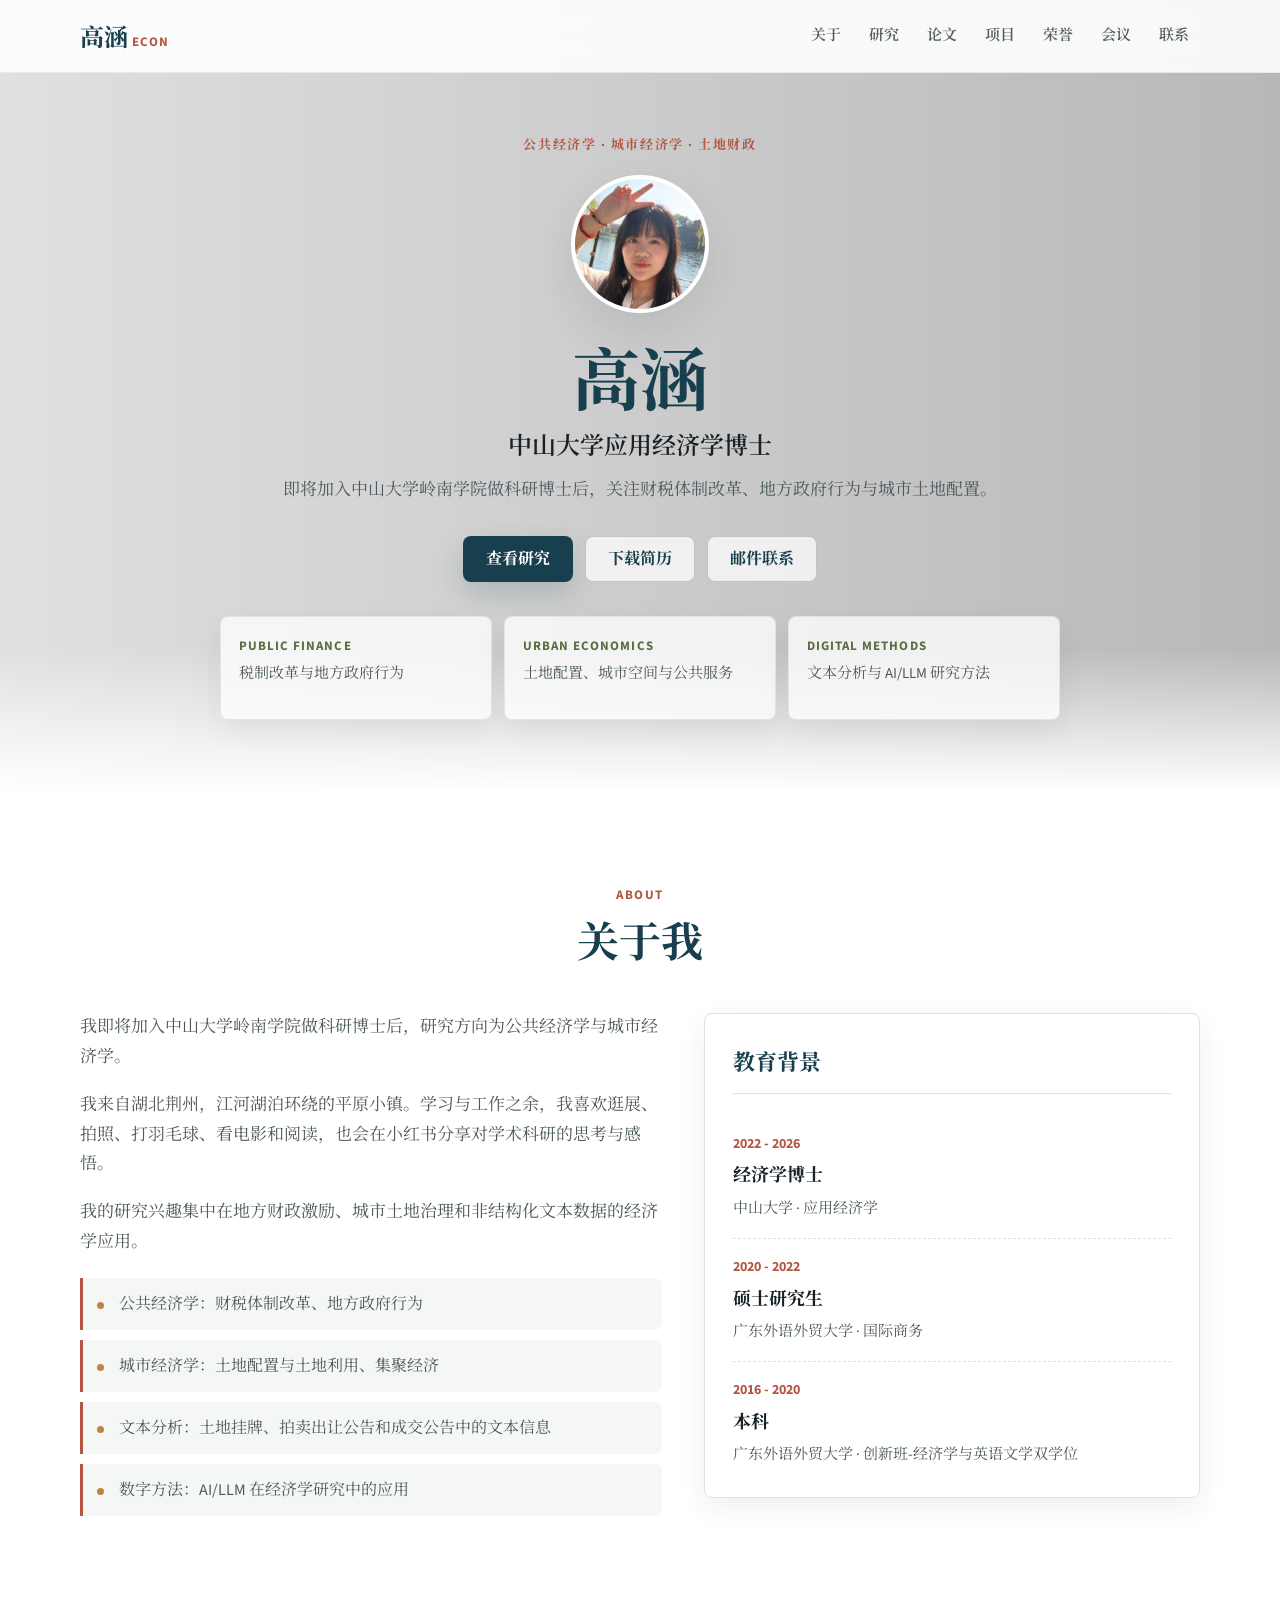
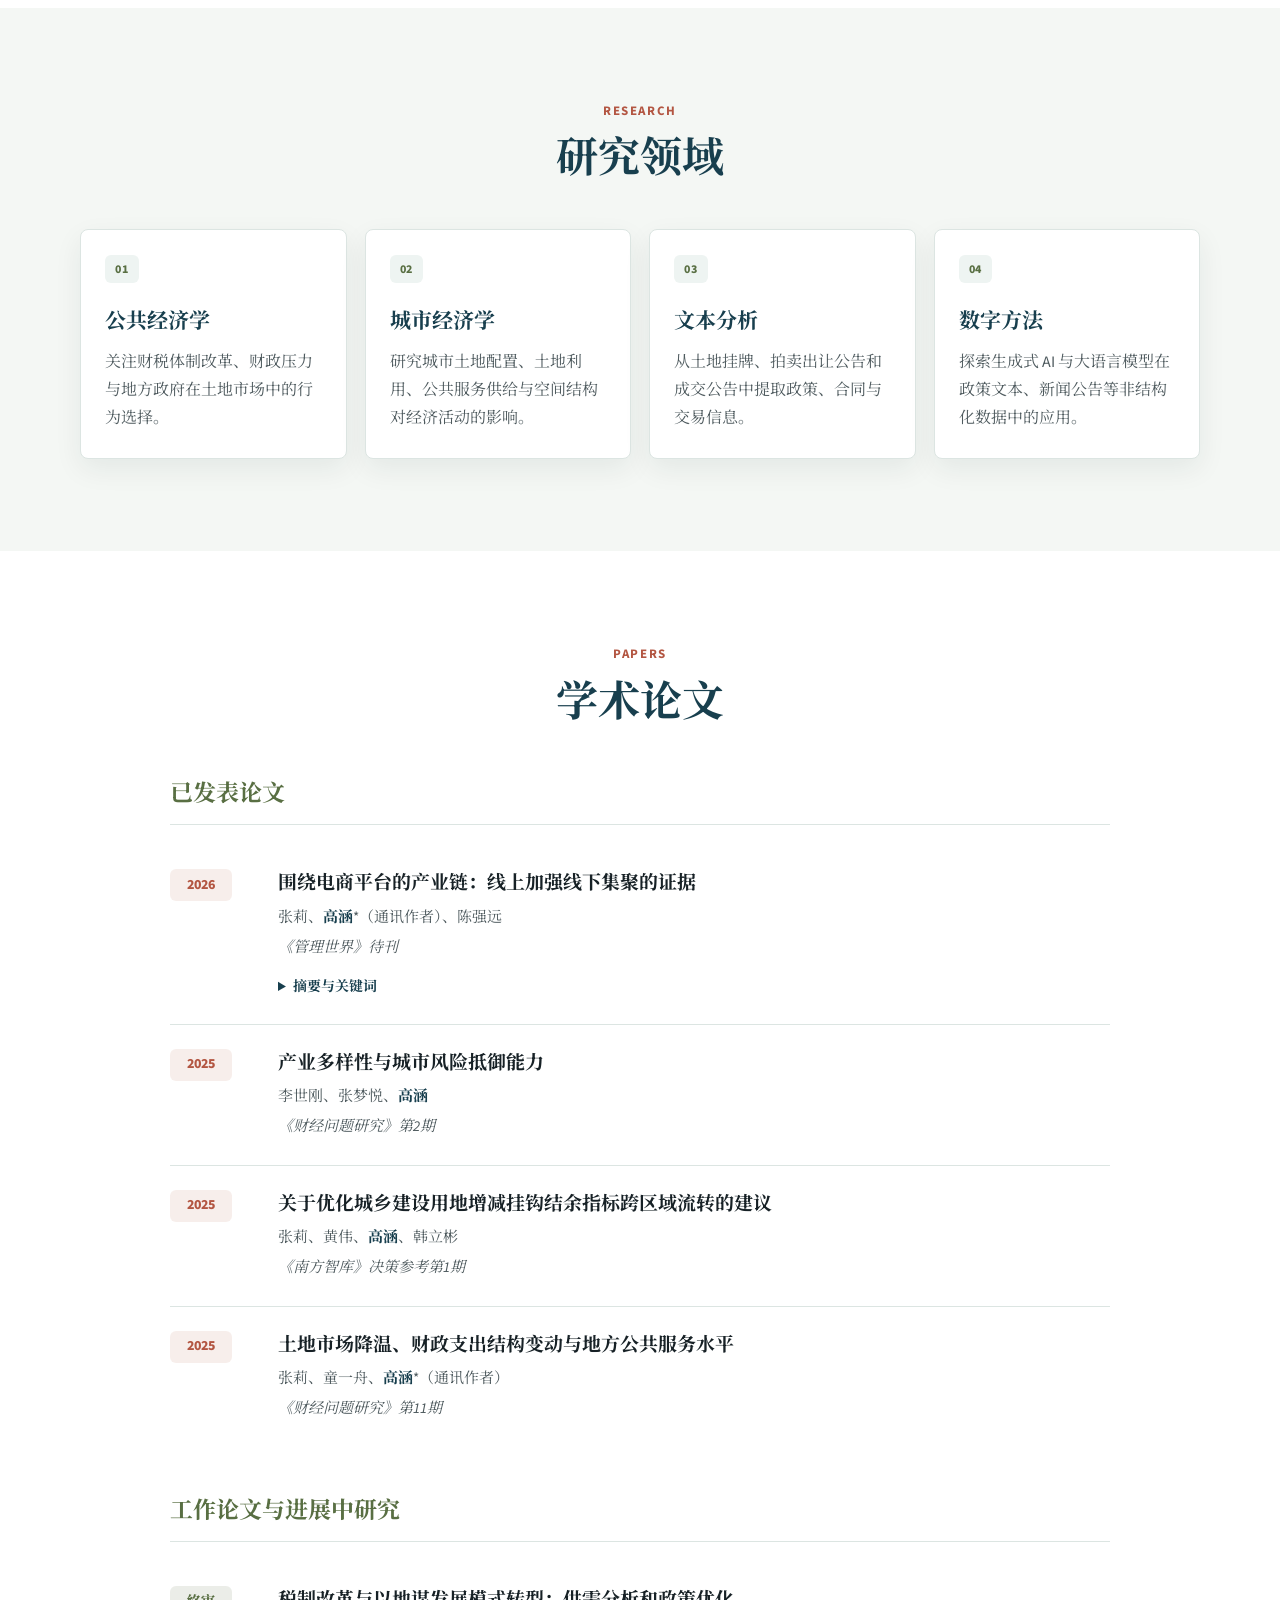
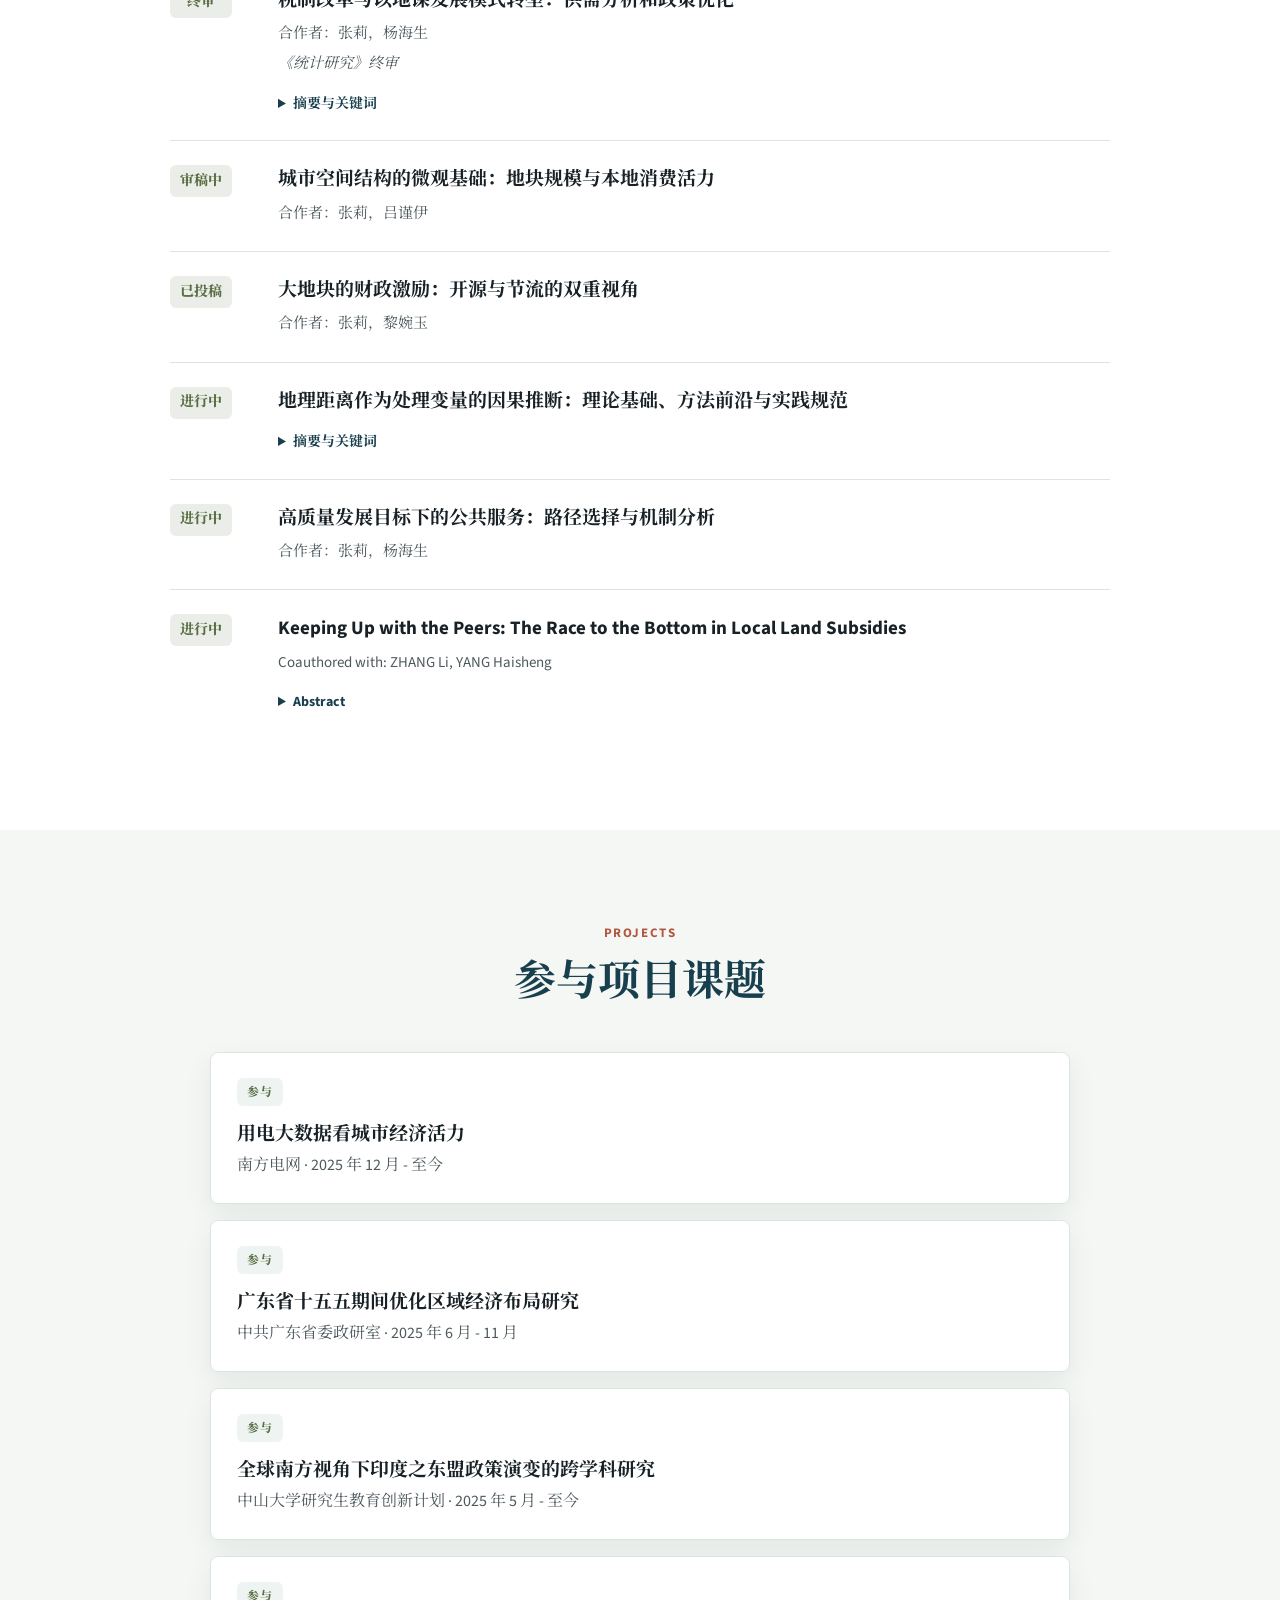
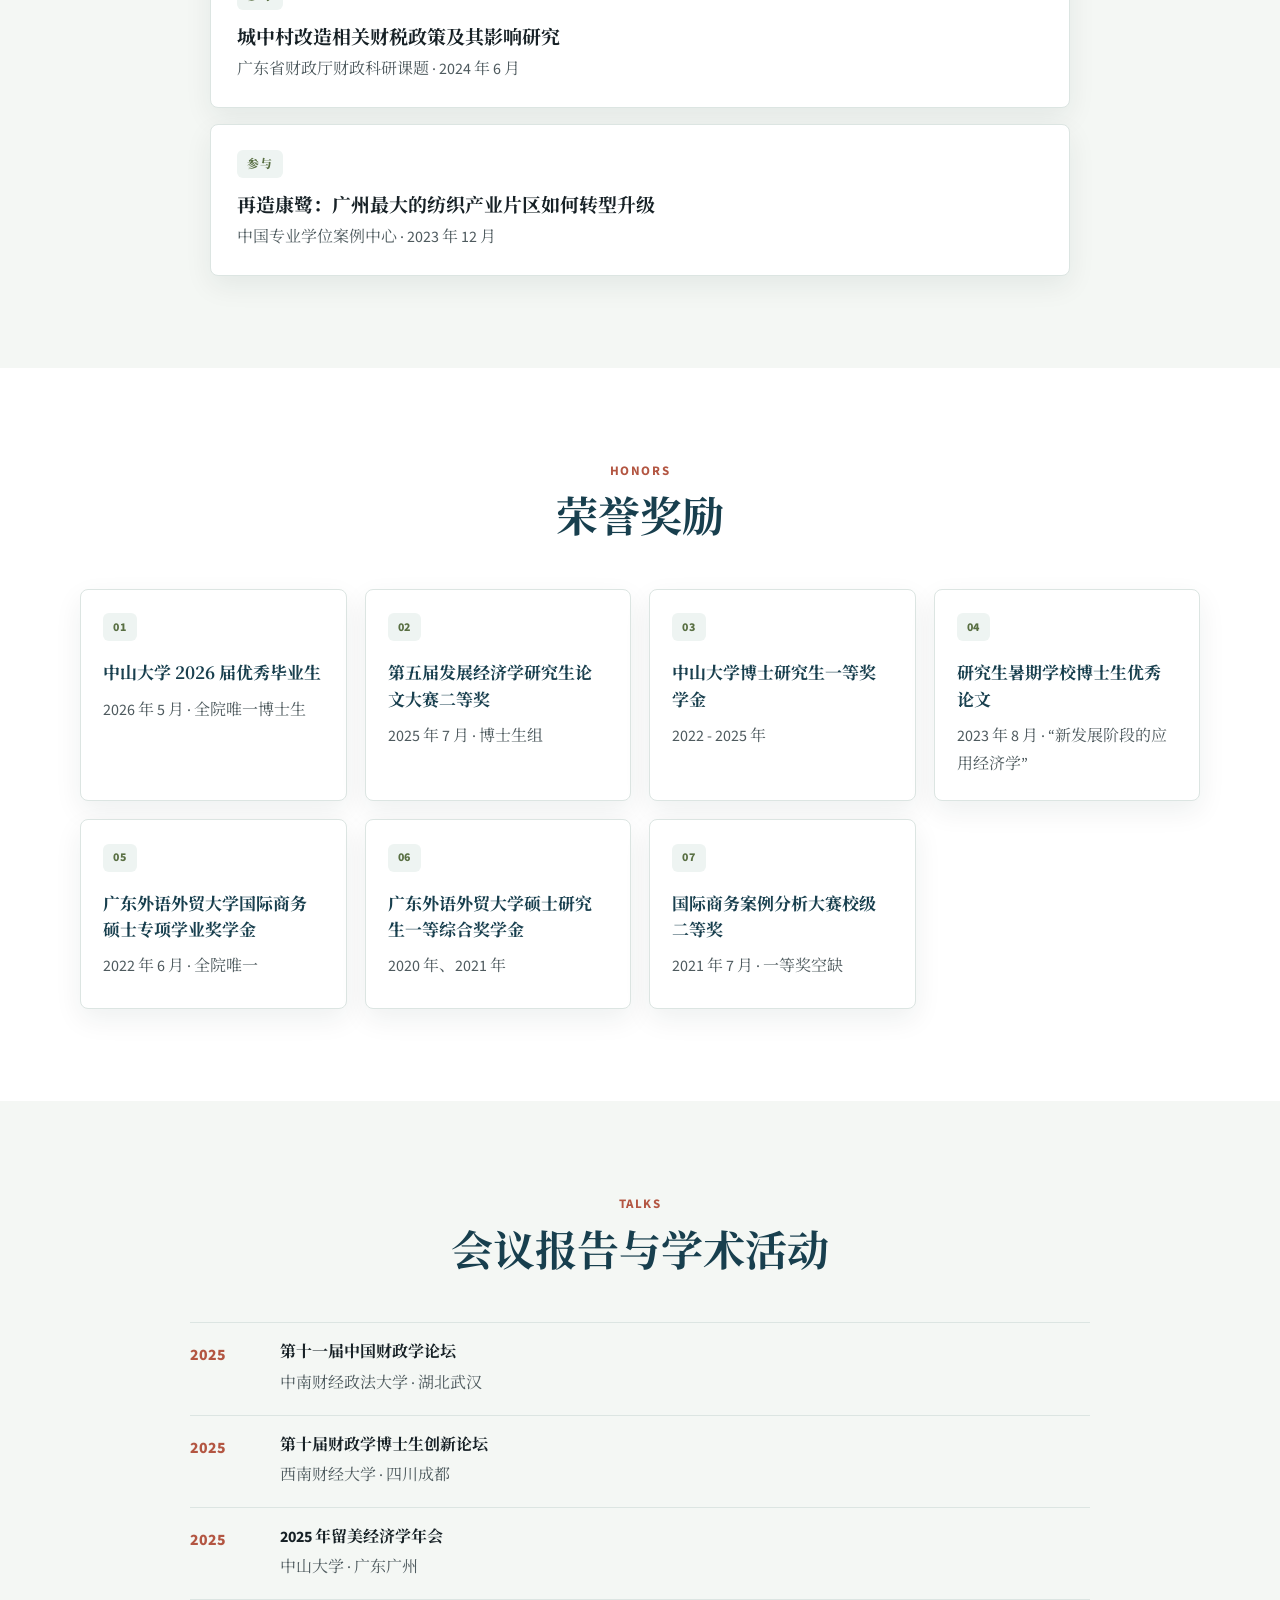
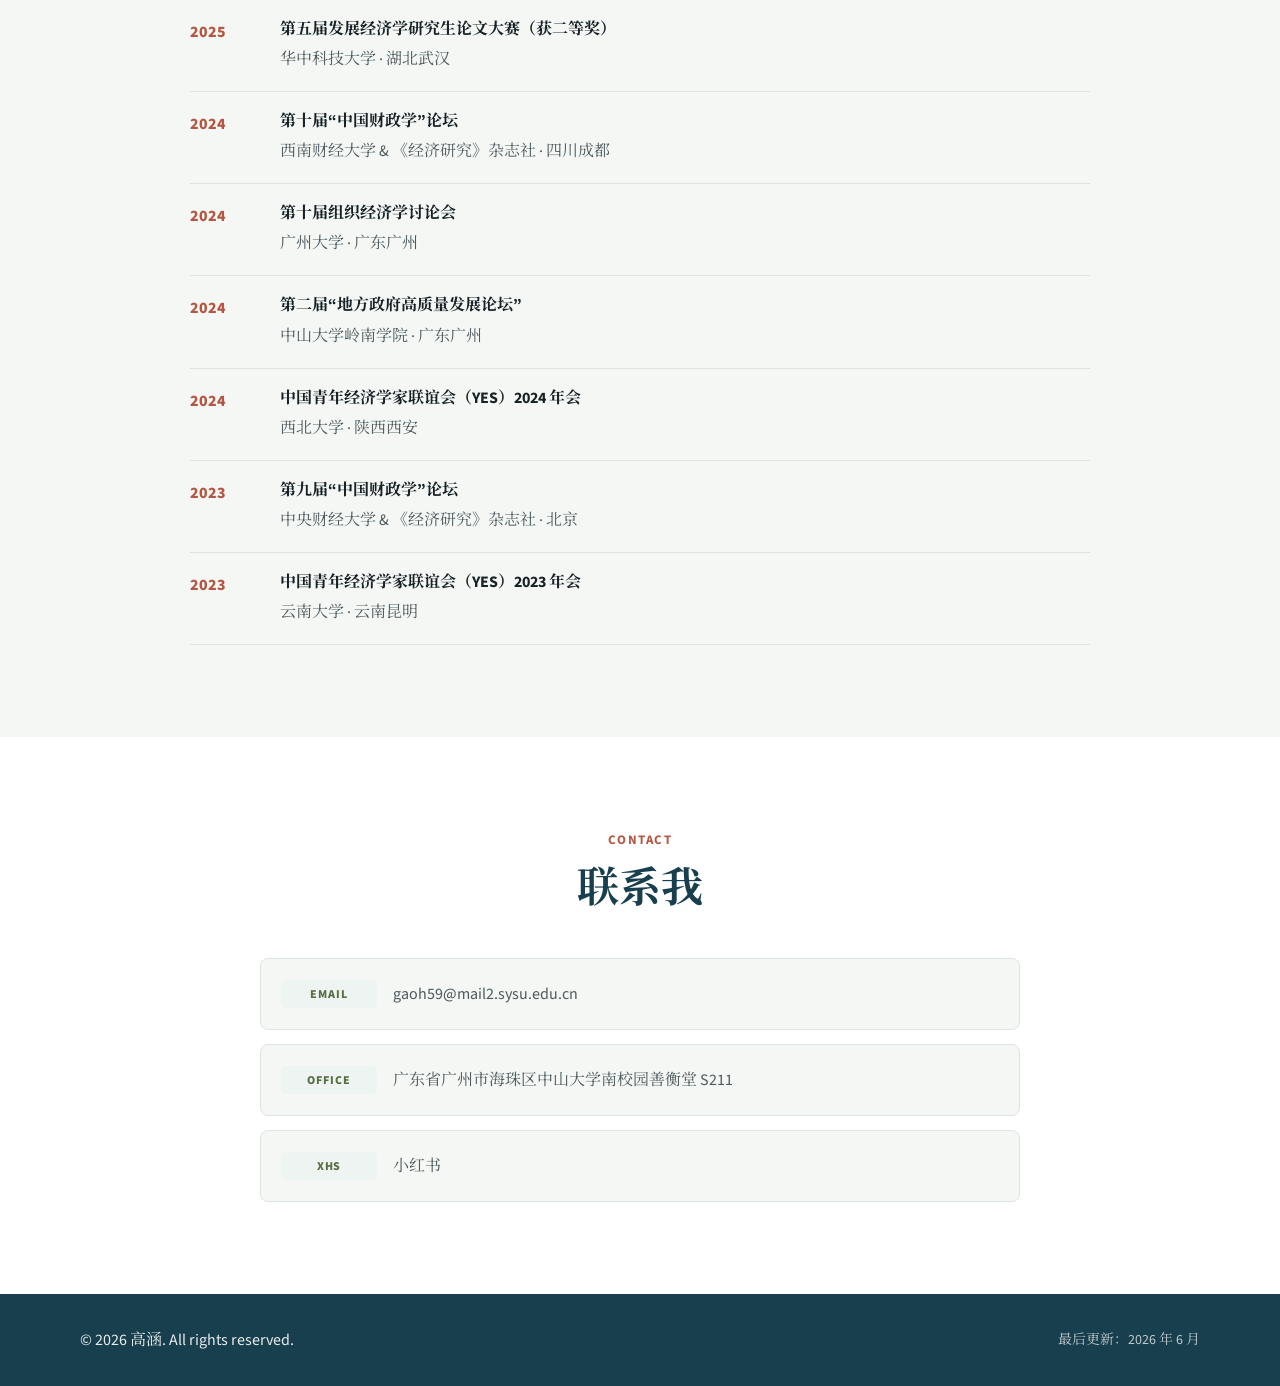
<file: index.html>
<!DOCTYPE html>
<html lang="zh-CN">
<head>
    <meta charset="UTF-8">
    <meta name="viewport" content="width=device-width, initial-scale=1.0">
    <meta name="description" content="高涵，中山大学应用经济学博士，即将加入中山大学岭南学院做科研博士后，研究方向包括公共经济学、城市经济学、土地财政、土地配置与数字方法。">
    <meta name="theme-color" content="#183f4e">
    <meta property="og:title" content="高涵 - 经济学研究者">
    <meta property="og:description" content="公共经济学、城市经济学、土地财政与数字方法。">
    <meta property="og:type" content="website">
    <meta property="og:image" content="assets/hero-bg.jpg">
    <title>高涵 - 经济学研究者</title>
    <link rel="preload" href="assets/hero-bg.jpg" as="image">
    <link rel="stylesheet" href="style.css">
    <link rel="preconnect" href="https://fonts.googleapis.com">
    <link rel="preconnect" href="https://fonts.gstatic.com" crossorigin>
    <link href="https://fonts.googleapis.com/css2?family=Noto+Serif+SC:wght@400;600;700&amp;family=Source+Sans+3:wght@300;400;500;600;700&amp;display=swap" rel="stylesheet">
</head>
<body>
    <a href="#main" class="skip-link">跳转到主要内容</a>

    <nav class="navbar" aria-label="主导航">
        <div class="nav-container">
            <a href="#home" class="logo" aria-label="高涵主页">高涵<span class="logo-econ">Econ</span></a>
            <button class="nav-toggle" type="button" aria-expanded="false" aria-controls="site-nav" aria-label="打开导航">
                <span></span>
                <span></span>
                <span></span>
            </button>
            <ul class="nav-links" id="site-nav">
                <li><a href="#about">关于</a></li>
                <li><a href="#research">研究</a></li>
                <li><a href="#publications">论文</a></li>
                <li><a href="#projects">项目</a></li>
                <li><a href="#awards">荣誉</a></li>
                <li><a href="#conferences">会议</a></li>
                <li><a href="#contact">联系</a></li>
            </ul>
        </div>
    </nav>

    <header id="home" class="hero">
        <div class="hero-content">
            <p class="hero-kicker">公共经济学 · 城市经济学 · 土地财政</p>
            <div class="avatar">
                <img src="assets/avatar.jpg" alt="高涵头像" class="avatar-photo" width="390" height="520" decoding="async" fetchpriority="high">
            </div>
            <h1>高涵</h1>
            <p class="title">中山大学应用经济学博士</p>
            <p class="affiliation">即将加入中山大学岭南学院做科研博士后，关注财税体制改革、地方政府行为与城市土地配置。</p>
            <div class="hero-actions" aria-label="主要操作">
                <a href="#publications" class="btn btn-primary">查看研究</a>
                <a href="高涵简历最新版.pdf" class="btn btn-secondary" target="_blank" rel="noopener noreferrer">下载简历</a>
                <a href="mailto:gaoh59@mail2.sysu.edu.cn" class="btn btn-secondary">邮件联系</a>
            </div>
            <ul class="hero-highlights" aria-label="研究概览">
                <li>
                    <strong>Public Finance</strong>
                    <span>税制改革与地方政府行为</span>
                </li>
                <li>
                    <strong>Urban Economics</strong>
                    <span>土地配置、城市空间与公共服务</span>
                </li>
                <li>
                    <strong>Digital Methods</strong>
                    <span>文本分析与 AI/LLM 研究方法</span>
                </li>
            </ul>
        </div>
    </header>

    <main id="main">
        <section id="about" class="section">
            <div class="container">
                <div class="section-heading">
                    <p class="section-eyebrow">About</p>
                    <h2 class="section-title">关于我</h2>
                </div>
                <div class="about-content">
                    <div class="about-text">
                        <p>我即将加入中山大学岭南学院做科研博士后，研究方向为公共经济学与城市经济学。</p>
                        <p>我来自湖北荆州，江河湖泊环绕的平原小镇。学习与工作之余，我喜欢逛展、拍照、打羽毛球、看电影和阅读，也会在小红书分享对学术科研的思考与感悟。</p>
                        <p>我的研究兴趣集中在地方财政激励、城市土地治理和非结构化文本数据的经济学应用。</p>
                        <ul class="interest-list">
                            <li>公共经济学：财税体制改革、地方政府行为</li>
                            <li>城市经济学：土地配置与土地利用、集聚经济</li>
                            <li>文本分析：土地挂牌、拍卖出让公告和成交公告中的文本信息</li>
                            <li>数字方法：AI/LLM 在经济学研究中的应用</li>
                        </ul>
                    </div>
                    <aside class="profile-card" aria-label="教育背景">
                        <h3>教育背景</h3>
                        <div class="edu-item">
                            <span class="year">2022 - 2026</span>
                            <span class="degree">经济学博士</span>
                            <span class="school">中山大学 · 应用经济学</span>
                        </div>
                        <div class="edu-item">
                            <span class="year">2020 - 2022</span>
                            <span class="degree">硕士研究生</span>
                            <span class="school">广东外语外贸大学 · 国际商务</span>
                        </div>
                        <div class="edu-item">
                            <span class="year">2016 - 2020</span>
                            <span class="degree">本科</span>
                            <span class="school">广东外语外贸大学 · 创新班-经济学与英语文学双学位</span>
                        </div>
                    </aside>
                </div>
            </div>
        </section>

        <section id="research" class="section section-alt">
            <div class="container">
                <div class="section-heading">
                    <p class="section-eyebrow">Research</p>
                    <h2 class="section-title">研究领域</h2>
                </div>
                <div class="research-grid">
                    <article class="research-card reveal">
                        <span class="research-mark">01</span>
                        <h3>公共经济学</h3>
                        <p>关注财税体制改革、财政压力与地方政府在土地市场中的行为选择。</p>
                    </article>
                    <article class="research-card reveal">
                        <span class="research-mark">02</span>
                        <h3>城市经济学</h3>
                        <p>研究城市土地配置、土地利用、公共服务供给与空间结构对经济活动的影响。</p>
                    </article>
                    <article class="research-card reveal">
                        <span class="research-mark">03</span>
                        <h3>文本分析</h3>
                        <p>从土地挂牌、拍卖出让公告和成交公告中提取政策、合同与交易信息。</p>
                    </article>
                    <article class="research-card reveal">
                        <span class="research-mark">04</span>
                        <h3>数字方法</h3>
                        <p>探索生成式 AI 与大语言模型在政策文本、新闻公告等非结构化数据中的应用。</p>
                    </article>
                </div>
            </div>
        </section>

        <section id="publications" class="section">
            <div class="container">
                <div class="section-heading">
                    <p class="section-eyebrow">Papers</p>
                    <h2 class="section-title">学术论文</h2>
                </div>

                <h3 class="subsection-title">已发表论文</h3>
                <div class="publications-list">
                    <article class="pub-item reveal">
                        <span class="pub-year">2026</span>
                        <div class="pub-content">
                            <h3>围绕电商平台的产业链：线上加强线下集聚的证据</h3>
                            <p class="pub-authors">张莉、<strong>高涵</strong>*（通讯作者）、陈强远</p>
                            <p class="pub-journal">《管理世界》待刊</p>
                            <details class="pub-details">
                                <summary>摘要与关键词</summary>
                                <p class="pub-abstract"><strong>摘要：</strong>链主型电商平台如何重塑传统产业链？本文以全球领先的跨境电商平台希音（SHEIN）为例，通过深入的实地调研，并结合中国工商企业注册、广东省纺织服装行业汇算清缴以及企业业务工序文本等多维微观大数据，考察了链主型平台入驻对周边产业链集聚与韧性的影响。研究发现：SHEIN 的入驻显著加强了纺织服装企业在地理空间上的集聚，并呈现出影响随距离远近衰减，证明了数字时代地理邻近性在支撑“小单快反”模式中的重要性。在外部贸易冲击下，链主型平台通过强化产业链垂直分工、促进知识溢出及增强市场波动抵御能力，显著提升了周边企业的经营绩效与产业链韧性。</p>
                                <p class="pub-keywords"><strong>关键词：</strong>独角兽企业；SHEIN；集聚效应；跨境电商平台；链主企业</p>
                            </details>
                        </div>
                    </article>
                    <article class="pub-item reveal">
                        <span class="pub-year">2025</span>
                        <div class="pub-content">
                            <h3>产业多样性与城市风险抵御能力</h3>
                            <p class="pub-authors">李世刚、张梦悦、<strong>高涵</strong></p>
                            <p class="pub-journal">《财经问题研究》第2期</p>
                        </div>
                    </article>
                    <article class="pub-item reveal">
                        <span class="pub-year">2025</span>
                        <div class="pub-content">
                            <h3>关于优化城乡建设用地增减挂钩结余指标跨区域流转的建议</h3>
                            <p class="pub-authors">张莉、黄伟、<strong>高涵</strong>、韩立彬</p>
                            <p class="pub-journal">《南方智库》决策参考第1期</p>
                        </div>
                    </article>
                    <article class="pub-item reveal">
                        <span class="pub-year">2025</span>
                        <div class="pub-content">
                            <h3>土地市场降温、财政支出结构变动与地方公共服务水平</h3>
                            <p class="pub-authors">张莉、童一舟、<strong>高涵</strong>*（通讯作者）</p>
                            <p class="pub-journal">《财经问题研究》第11期</p>
                        </div>
                    </article>
                </div>

                <h3 class="subsection-title">工作论文与进展中研究</h3>
                <div class="publications-list working-papers">
                    <article class="pub-item reveal">
                        <span class="pub-year">终审</span>
                        <div class="pub-content">
                            <h3>税制改革与以地谋发展模式转型：供需分析和政策优化</h3>
                            <p class="pub-authors">合作者：张莉，杨海生</p>
                            <p class="pub-journal">《统计研究》终审</p>
                            <details class="pub-details">
                                <summary>摘要与关键词</summary>
                                <p class="pub-abstract"><strong>内容提要：</strong>当前，新一轮财税体制改革意义重大，重塑地方政府的以地谋发展行为和激发市场主体的高质量发展迫在眉睫。“营改增”是我国财税体制现代化的重大改革，本文以“营改增”政策为准自然实验，基于土地市场网 2010 年至 2016 年的微观土地出让信息和匹配了地块的税收调查数据，实证检验了此改革如何影响产业用地市场的供需双方，以及基于机器学习方法提出政策优化具体方向。结果表明，相比其他城市，试点城市在政策推行后工业用地的出让面积显著减少了 10%，交易规模下降 7%，实际单价上升 5%，且效应在建设用地指标约束较强的城市中更为突出，在与服务业关联更紧密的行业以及质量较好的高等级地块更为明显。进一步地，采用因果路径分析考察了“财政激励效应”和“需求冲击效应”及二者的相对重要性，发现“营改增”使得制造业实际增值税率下降，这对政府而言是负向的财政激励，进而减少了出让工业用地培育增值税税源的动机；而在需求侧，这一税制改革使得制造业企业资源配置更合理，放缓了粗放式购置土地扩张厂房的动机，因此最终工业用地交易规模减少。最后，基于市场均衡处理效应框架的分析表明，工业用地的市场化交易与集约节约利用仍是未来改革的重点。本文的研究结论能为后续深化财税体制现代化改革以及城市土地配置发展目标提供优化方向。</p>
                                <p class="pub-keywords"><strong>关键词：</strong>税制改革；营改增；工业用地；因果路径分析；市场均衡下的处理效应</p>
                            </details>
                        </div>
                    </article>
                    <article class="pub-item reveal">
                        <span class="pub-year">审稿中</span>
                        <div class="pub-content">
                            <h3>城市空间结构的微观基础：地块规模与本地消费活力</h3>
                            <p class="pub-authors">合作者：张莉，吕谨伊</p>
                        </div>
                    </article>
                    <article class="pub-item reveal">
                        <span class="pub-year">已投稿</span>
                        <div class="pub-content">
                            <h3>大地块的财政激励：开源与节流的双重视角</h3>
                            <p class="pub-authors">合作者：张莉，黎婉玉</p>
                        </div>
                    </article>
                    <article class="pub-item reveal">
                        <span class="pub-year">进行中</span>
                        <div class="pub-content">
                            <h3>地理距离作为处理变量的因果推断：理论基础、方法前沿与实践规范</h3>
                            <details class="pub-details">
                                <summary>摘要与关键词</summary>
                                <p class="pub-abstract"><strong>摘要：</strong>随着地理编码（geocoded）微观数据的普及，以“到某一地点的地理距离”界定处理状态、考察其对邻近单元影响的研究设计，在经济学经验研究中日益普遍，广泛应用于污染、交通、城市更新、产业集群与企业区位等议题。然而，如何依据距离合理界定处理组与控制组、距离效应的理论基础何在，相关方法仍缺乏系统梳理。本文以潜在结果框架与“基于设计”（design-based）的研究范式为统一基础，澄清“空间处理”的概念内涵与识别假设，系统梳理距离缓冲区、环形法、距离梯度、空间双重差分、邻里固定效应与处理分配建模等主流方法，并结合蒙特卡洛模拟与图示介绍非参数处理效应曲线估计、反事实候选地点的机器学习构造、基于设计的标准误等前沿进展。在此基础上，本文给出一套可操作的“标准化操作流程”与“可行性检验”清单，回顾权威中英文期刊的应用实践，剖析处理环与控制环设定任意、控制组溢出污染与不可比、对照组构造不当、空间相关推断失当等常见误区，并提出相应的解决方案，以期为相关经验研究提供方法论参考。</p>
                                <p class="pub-keywords"><strong>关键词：</strong>地理距离；空间处理变量；因果推断；空间双重差分；环形法</p>
                            </details>
                        </div>
                    </article>
                    <article class="pub-item reveal">
                        <span class="pub-year">进行中</span>
                        <div class="pub-content">
                            <h3>高质量发展目标下的公共服务：路径选择与机制分析</h3>
                            <p class="pub-authors">合作者：张莉，杨海生</p>
                        </div>
                    </article>
                    <article class="pub-item reveal">
                        <span class="pub-year">进行中</span>
                        <div class="pub-content">
                            <h3>Keeping Up with the Peers: The Race to the Bottom in Local Land Subsidies</h3>
                            <p class="pub-authors">Coauthored with: ZHANG Li, YANG Haisheng</p>
                            <details class="pub-details">
                                <summary>Abstract</summary>
                                <p class="pub-abstract"><strong>Abstract: </strong>While there is a consensus that widespread competition exists among local governments within multi-layered large economies, the specific mechanisms of how this competition unfolds remain debated. Existing literature has predominantly focused on the instruments of competition rather than the process and its market implications. This paper investigates the behavioral logic and dynamic processes of local governments from a social interaction perspective, focusing on low-price subsidies for industrial land. Using tax survey data matched with micro-level industrial land transaction records, we explore the origins of the “race to the bottom” in land prices. We find that local government decisions regarding industrial land supply are not based solely on local factor endowments; rather, governments exhibit strong peer effects, mimicking and following the decisions of peer cities, often converging toward those offering the highest subsidies. Further analysis reveals that this behavioral response is more sensitive in key industries and high-tech sectors identified in planning documents, indicating significant industrial heterogeneity. Sub-sample analyses based on economic development levels and official turnover show that homogenous competition among local governments is complex, involving both imitative behavior and strategic adjustments driven by economic status and political cycles. Finally, we examine the economic consequences and find that this mimetic behavior distorts land supply without effectively enhancing firm productivity or promoting innovation.</p>
                            </details>
                        </div>
                    </article>
                </div>
            </div>
        </section>

        <section id="projects" class="section section-alt">
            <div class="container">
                <div class="section-heading">
                    <p class="section-eyebrow">Projects</p>
                    <h2 class="section-title">参与项目课题</h2>
                </div>
                <div class="projects-list">
                    <article class="project-item reveal">
                        <div class="project-type">参与</div>
                        <h3>用电大数据看城市经济活力</h3>
                        <p>南方电网 · 2025 年 12 月 - 至今</p>
                    </article>
                    <article class="project-item reveal">
                        <div class="project-type">参与</div>
                        <h3>广东省十五五期间优化区域经济布局研究</h3>
                        <p>中共广东省委政研室 · 2025 年 6 月 - 11 月</p>
                    </article>
                    <article class="project-item reveal">
                        <div class="project-type">参与</div>
                        <h3>全球南方视角下印度之东盟政策演变的跨学科研究</h3>
                        <p>中山大学研究生教育创新计划 · 2025 年 5 月 - 至今</p>
                    </article>
                    <article class="project-item reveal">
                        <div class="project-type">参与</div>
                        <h3>城中村改造相关财税政策及其影响研究</h3>
                        <p>广东省财政厅财政科研课题 · 2024 年 6 月</p>
                    </article>
                    <article class="project-item reveal">
                        <div class="project-type">参与</div>
                        <h3>再造康鹭：广州最大的纺织产业片区如何转型升级</h3>
                        <p>中国专业学位案例中心 · 2023 年 12 月</p>
                    </article>
                </div>
            </div>
        </section>

        <section id="awards" class="section">
            <div class="container">
                <div class="section-heading">
                    <p class="section-eyebrow">Honors</p>
                    <h2 class="section-title">荣誉奖励</h2>
                </div>
                <div class="awards-grid">
                    <article class="award-card reveal">
                        <span class="award-index">01</span>
                        <h3>中山大学 2026 届优秀毕业生</h3>
                        <p>2026 年 5 月 · 全院唯一博士生</p>
                    </article>
                    <article class="award-card reveal">
                        <span class="award-index">02</span>
                        <h3>第五届发展经济学研究生论文大赛二等奖</h3>
                        <p>2025 年 7 月 · 博士生组</p>
                    </article>
                    <article class="award-card reveal">
                        <span class="award-index">03</span>
                        <h3>中山大学博士研究生一等奖学金</h3>
                        <p>2022 - 2025 年</p>
                    </article>
                    <article class="award-card reveal">
                        <span class="award-index">04</span>
                        <h3>研究生暑期学校博士生优秀论文</h3>
                        <p>2023 年 8 月 · “新发展阶段的应用经济学”</p>
                    </article>
                    <article class="award-card reveal">
                        <span class="award-index">05</span>
                        <h3>广东外语外贸大学国际商务硕士专项学业奖学金</h3>
                        <p>2022 年 6 月 · 全院唯一</p>
                    </article>
                    <article class="award-card reveal">
                        <span class="award-index">06</span>
                        <h3>广东外语外贸大学硕士研究生一等综合奖学金</h3>
                        <p>2020 年、2021 年</p>
                    </article>
                    <article class="award-card reveal">
                        <span class="award-index">07</span>
                        <h3>国际商务案例分析大赛校级二等奖</h3>
                        <p>2021 年 7 月 · 一等奖空缺</p>
                    </article>
                </div>
            </div>
        </section>

        <section id="conferences" class="section section-alt">
            <div class="container">
                <div class="section-heading">
                    <p class="section-eyebrow">Talks</p>
                    <h2 class="section-title">会议报告与学术活动</h2>
                </div>
                <div class="conferences-list">
                    <article class="conference-item reveal">
                        <span class="conf-year">2025</span>
                        <div class="conf-content">
                            <h4>第十一届中国财政学论坛</h4>
                            <p>中南财经政法大学 · 湖北武汉</p>
                        </div>
                    </article>
                    <article class="conference-item reveal">
                        <span class="conf-year">2025</span>
                        <div class="conf-content">
                            <h4>第十届财政学博士生创新论坛</h4>
                            <p>西南财经大学 · 四川成都</p>
                        </div>
                    </article>
                    <article class="conference-item reveal">
                        <span class="conf-year">2025</span>
                        <div class="conf-content">
                            <h4>2025 年留美经济学年会</h4>
                            <p>中山大学 · 广东广州</p>
                        </div>
                    </article>
                    <article class="conference-item reveal">
                        <span class="conf-year">2025</span>
                        <div class="conf-content">
                            <h4>第五届发展经济学研究生论文大赛（获二等奖）</h4>
                            <p>华中科技大学 · 湖北武汉</p>
                        </div>
                    </article>
                    <article class="conference-item reveal">
                        <span class="conf-year">2024</span>
                        <div class="conf-content">
                            <h4>第十届“中国财政学”论坛</h4>
                            <p>西南财经大学 &amp; 《经济研究》杂志社 · 四川成都</p>
                        </div>
                    </article>
                    <article class="conference-item reveal">
                        <span class="conf-year">2024</span>
                        <div class="conf-content">
                            <h4>第十届组织经济学讨论会</h4>
                            <p>广州大学 · 广东广州</p>
                        </div>
                    </article>
                    <article class="conference-item reveal">
                        <span class="conf-year">2024</span>
                        <div class="conf-content">
                            <h4>第二届“地方政府高质量发展论坛”</h4>
                            <p>中山大学岭南学院 · 广东广州</p>
                        </div>
                    </article>
                    <article class="conference-item reveal">
                        <span class="conf-year">2024</span>
                        <div class="conf-content">
                            <h4>中国青年经济学家联谊会（YES）2024 年会</h4>
                            <p>西北大学 · 陕西西安</p>
                        </div>
                    </article>
                    <article class="conference-item reveal">
                        <span class="conf-year">2023</span>
                        <div class="conf-content">
                            <h4>第九届“中国财政学”论坛</h4>
                            <p>中央财经大学 &amp; 《经济研究》杂志社 · 北京</p>
                        </div>
                    </article>
                    <article class="conference-item reveal">
                        <span class="conf-year">2023</span>
                        <div class="conf-content">
                            <h4>中国青年经济学家联谊会（YES）2023 年会</h4>
                            <p>云南大学 · 云南昆明</p>
                        </div>
                    </article>
                </div>
            </div>
        </section>

        <section id="contact" class="section">
            <div class="container">
                <div class="section-heading">
                    <p class="section-eyebrow">Contact</p>
                    <h2 class="section-title">联系我</h2>
                </div>
                <div class="contact-content">
                    <a class="contact-item reveal" href="mailto:gaoh59@mail2.sysu.edu.cn">
                        <span class="contact-label">Email</span>
                        <span>gaoh59@mail2.sysu.edu.cn</span>
                    </a>
                    <div class="contact-item reveal">
                        <span class="contact-label">Office</span>
                        <span>广东省广州市海珠区中山大学南校园善衡堂 S211</span>
                    </div>
                    <a class="contact-item reveal" href="https://xhslink.com/m/1DqyDeu3FSS" target="_blank" rel="noopener noreferrer">
                        <span class="contact-label">XHS</span>
                        <span>小红书</span>
                    </a>
                </div>
            </div>
        </section>
    </main>

    <footer>
        <div class="container footer-inner">
            <p>&copy; 2026 高涵. All rights reserved.</p>
            <p class="footer-note">最后更新：2026 年 6 月</p>
        </div>
    </footer>

    <script src="script.js"></script>
</body>
</html>
</file>
<file: style.css>
:root {
    --primary-color: #183f4e;
    --secondary-color: #596f43;
    --accent-color: #b35642;
    --gold-color: #b9873f;
    --bg-white: #ffffff;
    --bg-soft: #f4f7f4;
    --bg-muted: #eef4f2;
    --text-dark: #172126;
    --text-gray: #4e5a5e;
    --text-light: #718086;
    --border-color: #dce5e2;
    --shadow: 0 18px 45px rgba(18, 41, 49, 0.1);
    --shadow-subtle: 0 10px 28px rgba(18, 41, 49, 0.07);
    --serif: 'Noto Serif SC', serif;
    --sans: 'Source Sans 3', 'Noto Serif SC', -apple-system, BlinkMacSystemFont, sans-serif;
}

* {
    margin: 0;
    padding: 0;
    box-sizing: border-box;
}

html {
    scroll-behavior: smooth;
    scroll-padding-top: 84px;
}

body {
    font-family: var(--sans);
    line-height: 1.75;
    color: var(--text-dark);
    background: var(--bg-white);
    text-rendering: optimizeLegibility;
}

body.nav-open {
    overflow: hidden;
}

img {
    max-width: 100%;
    display: block;
}

a {
    color: inherit;
}

strong {
    color: var(--primary-color);
    font-weight: 700;
}

.skip-link {
    position: fixed;
    top: 12px;
    left: 12px;
    z-index: 2000;
    transform: translateY(-140%);
    padding: 10px 14px;
    background: var(--primary-color);
    color: #fff;
    border-radius: 6px;
    text-decoration: none;
}

.skip-link:focus {
    transform: translateY(0);
}

.container {
    width: min(1120px, calc(100% - 40px));
    margin: 0 auto;
}

.navbar {
    position: fixed;
    top: 0;
    left: 0;
    width: 100%;
    z-index: 1000;
    background: rgba(255, 255, 255, 0.9);
    border-bottom: 1px solid rgba(220, 229, 226, 0.76);
    backdrop-filter: blur(14px);
    transition: box-shadow 0.25s ease, background 0.25s ease;
}

.navbar.scrolled {
    background: rgba(255, 255, 255, 0.96);
    box-shadow: 0 8px 28px rgba(18, 41, 49, 0.08);
}

.nav-container {
    width: min(1120px, calc(100% - 40px));
    min-height: 72px;
    margin: 0 auto;
    display: flex;
    align-items: center;
    justify-content: space-between;
    gap: 28px;
}

.logo {
    display: inline-flex;
    align-items: baseline;
    gap: 4px;
    font-family: var(--serif);
    font-size: 24px;
    font-weight: 700;
    color: var(--primary-color);
    text-decoration: none;
    white-space: nowrap;
}

.logo-econ {
    font-family: var(--sans);
    font-size: 13px;
    color: var(--accent-color);
    font-weight: 700;
    letter-spacing: 0.08em;
    text-transform: uppercase;
}

.nav-links {
    display: flex;
    align-items: center;
    gap: 6px;
    list-style: none;
}

.nav-links a {
    display: inline-flex;
    align-items: center;
    min-height: 38px;
    padding: 0 11px;
    border-radius: 6px;
    text-decoration: none;
    color: var(--text-gray);
    font-weight: 600;
    font-size: 15px;
    transition: color 0.2s ease, background 0.2s ease;
}

.nav-links a:hover,
.nav-links a.active {
    color: var(--primary-color);
    background: var(--bg-muted);
}

.nav-toggle {
    display: none;
    width: 42px;
    height: 42px;
    border: 1px solid var(--border-color);
    border-radius: 8px;
    background: #fff;
    align-items: center;
    justify-content: center;
    flex-direction: column;
    gap: 5px;
    cursor: pointer;
}

.nav-toggle span {
    width: 19px;
    height: 2px;
    background: var(--primary-color);
    transition: transform 0.2s ease, opacity 0.2s ease;
}

.nav-toggle[aria-expanded="true"] span:nth-child(1) {
    transform: translateY(7px) rotate(45deg);
}

.nav-toggle[aria-expanded="true"] span:nth-child(2) {
    opacity: 0;
}

.nav-toggle[aria-expanded="true"] span:nth-child(3) {
    transform: translateY(-7px) rotate(-45deg);
}

.hero {
    position: relative;
    min-height: 88vh;
    padding: 118px 20px 56px;
    display: grid;
    place-items: center;
    overflow: hidden;
    background: linear-gradient(90deg, rgba(255, 255, 255, 0.88), rgba(255, 255, 255, 0.72)), url('assets/hero-bg.jpg') center/cover no-repeat;
}

.hero::after {
    content: '';
    position: absolute;
    inset: auto 0 0;
    height: 18%;
    background: linear-gradient(180deg, rgba(255, 255, 255, 0), #fff);
    pointer-events: none;
}

.hero-content {
    position: relative;
    z-index: 1;
    width: min(920px, 100%);
    text-align: center;
    animation: fadeInUp 0.7s ease both;
}

.hero-kicker,
.section-eyebrow {
    color: var(--accent-color);
    font-size: 13px;
    font-weight: 700;
    letter-spacing: 0.12em;
    text-transform: uppercase;
}

.hero-kicker {
    margin-bottom: 18px;
}

.avatar {
    width: 138px;
    height: 138px;
    margin: 0 auto 26px;
    border-radius: 50%;
    padding: 4px;
    background: #fff;
    box-shadow: var(--shadow);
}

.avatar-photo {
    width: 100%;
    height: 100%;
    border-radius: 50%;
    object-fit: cover;
}

.hero h1 {
    font-family: var(--serif);
    font-size: clamp(42px, 7vw, 68px);
    line-height: 1.1;
    font-weight: 700;
    color: var(--primary-color);
    margin-bottom: 12px;
}

.hero .title {
    color: var(--text-dark);
    font-size: clamp(18px, 2.6vw, 24px);
    font-weight: 600;
    margin-bottom: 8px;
}

.hero .affiliation {
    max-width: 720px;
    margin: 0 auto;
    color: var(--text-gray);
    font-size: 17px;
}

.hero-actions {
    display: flex;
    justify-content: center;
    gap: 12px;
    flex-wrap: wrap;
    margin: 30px 0 34px;
}

.btn {
    display: inline-flex;
    align-items: center;
    justify-content: center;
    min-height: 46px;
    padding: 0 22px;
    border-radius: 8px;
    border: 1px solid transparent;
    text-decoration: none;
    font-weight: 700;
    transition: transform 0.2s ease, box-shadow 0.2s ease, background 0.2s ease;
}

.btn:hover {
    transform: translateY(-2px);
}

.btn-primary {
    background: var(--primary-color);
    color: #fff;
    box-shadow: 0 12px 28px rgba(24, 63, 78, 0.18);
}

.btn-secondary {
    background: rgba(255, 255, 255, 0.72);
    color: var(--primary-color);
    border-color: rgba(24, 63, 78, 0.24);
}

.hero-highlights {
    display: grid;
    grid-template-columns: repeat(3, 1fr);
    gap: 12px;
    max-width: 840px;
    margin: 0 auto;
    list-style: none;
}

.hero-highlights li {
    min-height: 104px;
    padding: 18px;
    border: 1px solid rgba(220, 229, 226, 0.88);
    border-radius: 8px;
    background: rgba(255, 255, 255, 0.76);
    box-shadow: var(--shadow-subtle);
    text-align: left;
}

.hero-highlights strong {
    display: block;
    margin-bottom: 5px;
    color: var(--secondary-color);
    font-size: 13px;
    letter-spacing: 0.08em;
    text-transform: uppercase;
}

.hero-highlights span {
    display: block;
    color: var(--text-gray);
    font-size: 15px;
    line-height: 1.55;
}

.section {
    padding: 92px 0;
}

.section-alt {
    background: var(--bg-soft);
}

.section-heading {
    max-width: 760px;
    margin: 0 auto 48px;
    text-align: center;
}

.section-title {
    font-family: var(--serif);
    font-size: clamp(30px, 4vw, 42px);
    line-height: 1.25;
    color: var(--primary-color);
    margin-top: 6px;
}

.about-content {
    display: grid;
    grid-template-columns: minmax(0, 1.08fr) minmax(320px, 0.92fr);
    gap: 42px;
    align-items: start;
}

.about-text p {
    margin-bottom: 18px;
    color: var(--text-gray);
    font-size: 17px;
}

.interest-list {
    display: grid;
    gap: 10px;
    list-style: none;
    margin-top: 20px;
}

.interest-list li {
    position: relative;
    padding: 12px 14px 12px 36px;
    border-left: 3px solid var(--accent-color);
    background: var(--bg-soft);
    border-radius: 0 8px 8px 0;
    color: var(--text-gray);
}

.interest-list li::before {
    content: '';
    position: absolute;
    left: 14px;
    top: 24px;
    width: 7px;
    height: 7px;
    border-radius: 50%;
    background: var(--gold-color);
}

.profile-card,
.research-card,
.project-item,
.award-card {
    border: 1px solid var(--border-color);
    border-radius: 8px;
    background: #fff;
    box-shadow: var(--shadow-subtle);
}

.profile-card {
    padding: 28px;
}

.profile-card h3 {
    font-family: var(--serif);
    font-size: 22px;
    color: var(--primary-color);
    margin-bottom: 22px;
    padding-bottom: 12px;
    border-bottom: 1px solid var(--border-color);
}

.edu-item {
    display: grid;
    gap: 4px;
    padding: 16px 0;
    border-bottom: 1px dashed var(--border-color);
}

.edu-item:last-child {
    padding-bottom: 0;
    border-bottom: 0;
}

.edu-item .year {
    color: var(--accent-color);
    font-size: 14px;
    font-weight: 700;
}

.edu-item .degree {
    color: var(--text-dark);
    font-size: 18px;
    font-weight: 700;
}

.edu-item .school {
    color: var(--text-gray);
    font-size: 15px;
}

.research-grid {
    display: grid;
    grid-template-columns: repeat(4, 1fr);
    gap: 18px;
}

.research-card {
    min-height: 230px;
    padding: 24px;
    transition: transform 0.22s ease, box-shadow 0.22s ease, border-color 0.22s ease;
}

.research-card:hover {
    transform: translateY(-4px);
    border-color: rgba(179, 86, 66, 0.48);
    box-shadow: var(--shadow);
}

.research-mark,
.award-index,
.contact-label,
.project-type {
    display: inline-flex;
    align-items: center;
    justify-content: center;
    min-height: 28px;
    padding: 0 10px;
    border-radius: 6px;
    background: var(--bg-muted);
    color: var(--secondary-color);
    font-size: 12px;
    font-weight: 800;
    letter-spacing: 0.08em;
    text-transform: uppercase;
}

.research-card h3 {
    font-family: var(--serif);
    font-size: 21px;
    color: var(--primary-color);
    margin: 18px 0 10px;
}

.research-card p,
.project-item p,
.award-card p,
.conf-content p,
.pub-content p {
    color: var(--text-gray);
}

.subsection-title {
    max-width: 940px;
    margin: 42px auto 20px;
    padding-bottom: 12px;
    border-bottom: 1px solid var(--border-color);
    font-family: var(--serif);
    font-size: 23px;
    color: var(--secondary-color);
}

.subsection-title:first-of-type {
    margin-top: 0;
}

.publications-list {
    max-width: 940px;
    margin: 0 auto;
}

.pub-item {
    display: grid;
    grid-template-columns: 86px minmax(0, 1fr);
    gap: 22px;
    padding: 24px 0;
    border-bottom: 1px solid var(--border-color);
}

.pub-item:last-child {
    border-bottom: 0;
}

.pub-year {
    width: fit-content;
    min-width: 62px;
    height: 32px;
    padding: 0 10px;
    border-radius: 6px;
    background: rgba(179, 86, 66, 0.1);
    color: var(--accent-color);
    display: inline-flex;
    align-items: center;
    justify-content: center;
    font-size: 14px;
    font-weight: 800;
    white-space: nowrap;
}

.working-papers .pub-year {
    background: rgba(89, 111, 67, 0.12);
    color: var(--secondary-color);
}

.pub-content h3 {
    font-size: 19px;
    line-height: 1.55;
    color: var(--text-dark);
    margin-bottom: 6px;
}

.pub-authors,
.pub-journal,
.pub-keywords {
    font-size: 15px;
}

.pub-journal {
    margin-top: 4px;
    font-style: italic;
}

.pub-details {
    margin-top: 14px;
}

.pub-details summary {
    width: fit-content;
    cursor: pointer;
    color: var(--primary-color);
    font-weight: 700;
    font-size: 14px;
    list-style-position: inside;
}

.pub-details summary:hover {
    color: var(--accent-color);
}

.pub-abstract {
    margin-top: 12px;
    padding: 16px;
    border-radius: 8px;
    background: var(--bg-soft);
    border-left: 3px solid var(--accent-color);
    color: var(--text-gray);
    font-size: 14px;
    line-height: 1.8;
    text-align: justify;
}

.pub-keywords {
    margin-top: 10px;
}

.projects-list {
    max-width: 860px;
    margin: 0 auto;
    display: grid;
    gap: 16px;
}

.project-item {
    padding: 24px 26px;
}

.project-item h3 {
    font-family: var(--serif);
    font-size: 19px;
    line-height: 1.5;
    color: var(--text-dark);
    margin: 12px 0 4px;
}

.awards-grid {
    display: grid;
    grid-template-columns: repeat(4, 1fr);
    gap: 18px;
}

.award-card {
    min-height: 190px;
    padding: 22px;
}

.award-card h3 {
    font-family: var(--serif);
    font-size: 17px;
    line-height: 1.55;
    color: var(--primary-color);
    margin: 18px 0 10px;
}

.conferences-list {
    max-width: 900px;
    margin: 0 auto;
    border-top: 1px solid var(--border-color);
}

.conference-item {
    display: grid;
    grid-template-columns: 72px minmax(0, 1fr);
    gap: 18px;
    padding: 18px 0;
    border-bottom: 1px solid var(--border-color);
}

.conf-year {
    color: var(--accent-color);
    font-weight: 800;
}

.conf-content h4 {
    font-size: 16px;
    line-height: 1.45;
    color: var(--text-dark);
    margin-bottom: 4px;
}

.contact-content {
    max-width: 760px;
    margin: 0 auto;
    display: grid;
    gap: 14px;
}

.contact-item {
    display: grid;
    grid-template-columns: 96px minmax(0, 1fr);
    align-items: center;
    gap: 16px;
    min-height: 72px;
    padding: 18px 20px;
    border: 1px solid var(--border-color);
    border-radius: 8px;
    background: var(--bg-soft);
    color: var(--text-gray);
    text-decoration: none;
}

a.contact-item {
    transition: border-color 0.2s ease, transform 0.2s ease, background 0.2s ease;
}

a.contact-item:hover {
    transform: translateY(-2px);
    border-color: rgba(179, 86, 66, 0.48);
    background: #fff;
}

footer {
    background: var(--primary-color);
    color: #fff;
    padding: 32px 0;
}

.footer-inner {
    display: flex;
    align-items: center;
    justify-content: space-between;
    gap: 18px;
    flex-wrap: wrap;
}

footer p {
    opacity: 0.9;
}

.footer-note {
    font-size: 14px;
    opacity: 0.72;
}

html.js-enabled .reveal {
    opacity: 0;
    transform: translateY(18px);
    transition: opacity 0.55s ease, transform 0.55s ease;
}

html.js-enabled .reveal.visible {
    opacity: 1;
    transform: translateY(0);
}

@keyframes fadeInUp {
    from {
        opacity: 0;
        transform: translateY(22px);
    }
    to {
        opacity: 1;
        transform: translateY(0);
    }
}

@media (max-width: 980px) {
    .research-grid,
    .awards-grid {
        grid-template-columns: repeat(2, 1fr);
    }

    .about-content {
        grid-template-columns: 1fr;
    }
}

@media (max-width: 768px) {
    html {
        scroll-padding-top: 72px;
    }

    .container,
    .nav-container {
        width: min(100% - 28px, 1120px);
    }

    .nav-container {
        min-height: 64px;
    }

    .nav-toggle {
        display: inline-flex;
    }

    .nav-links {
        position: fixed;
        top: 64px;
        left: 0;
        right: 0;
        display: grid;
        gap: 4px;
        padding: 14px;
        background: rgba(255, 255, 255, 0.98);
        border-bottom: 1px solid var(--border-color);
        box-shadow: 0 18px 34px rgba(18, 41, 49, 0.12);
        transform: translateY(-120%);
        opacity: 0;
        pointer-events: none;
        transition: transform 0.22s ease, opacity 0.22s ease;
    }

    body.nav-open .nav-links {
        transform: translateY(0);
        opacity: 1;
        pointer-events: auto;
    }

    .nav-links a {
        min-height: 44px;
        justify-content: center;
        font-size: 16px;
    }

    .hero {
        min-height: 92vh;
        padding: 94px 14px 42px;
        place-items: start center;
    }

    .avatar {
        width: 120px;
        height: 120px;
        margin-bottom: 22px;
    }

    .hero .affiliation {
        font-size: 16px;
    }

    .hero-highlights {
        grid-template-columns: 1fr;
        max-width: 520px;
    }

    .hero-highlights li {
        min-height: auto;
        padding: 14px 16px;
    }

    .section {
        padding: 68px 0;
    }

    .section-heading {
        margin-bottom: 34px;
    }

    .research-grid,
    .awards-grid {
        grid-template-columns: 1fr;
    }

    .research-card,
    .award-card {
        min-height: auto;
    }

    .pub-item {
        grid-template-columns: 1fr;
        gap: 12px;
        padding: 22px 0;
    }

    .pub-content h3 {
        font-size: 18px;
    }

    .conference-item {
        grid-template-columns: 56px minmax(0, 1fr);
        gap: 12px;
    }

    .contact-item {
        grid-template-columns: 1fr;
        gap: 8px;
    }

    .footer-inner {
        align-items: flex-start;
        flex-direction: column;
    }
}

@media (max-width: 430px) {
    .hero-actions {
        display: grid;
        grid-template-columns: 1fr;
    }

    .btn {
        width: 100%;
    }

    .profile-card,
    .project-item,
    .award-card,
    .research-card {
        padding: 20px;
    }
}

@media (prefers-reduced-motion: reduce) {
    *,
    *::before,
    *::after {
        scroll-behavior: auto !important;
        animation-duration: 0.01ms !important;
        animation-iteration-count: 1 !important;
        transition-duration: 0.01ms !important;
    }
}
</file>
